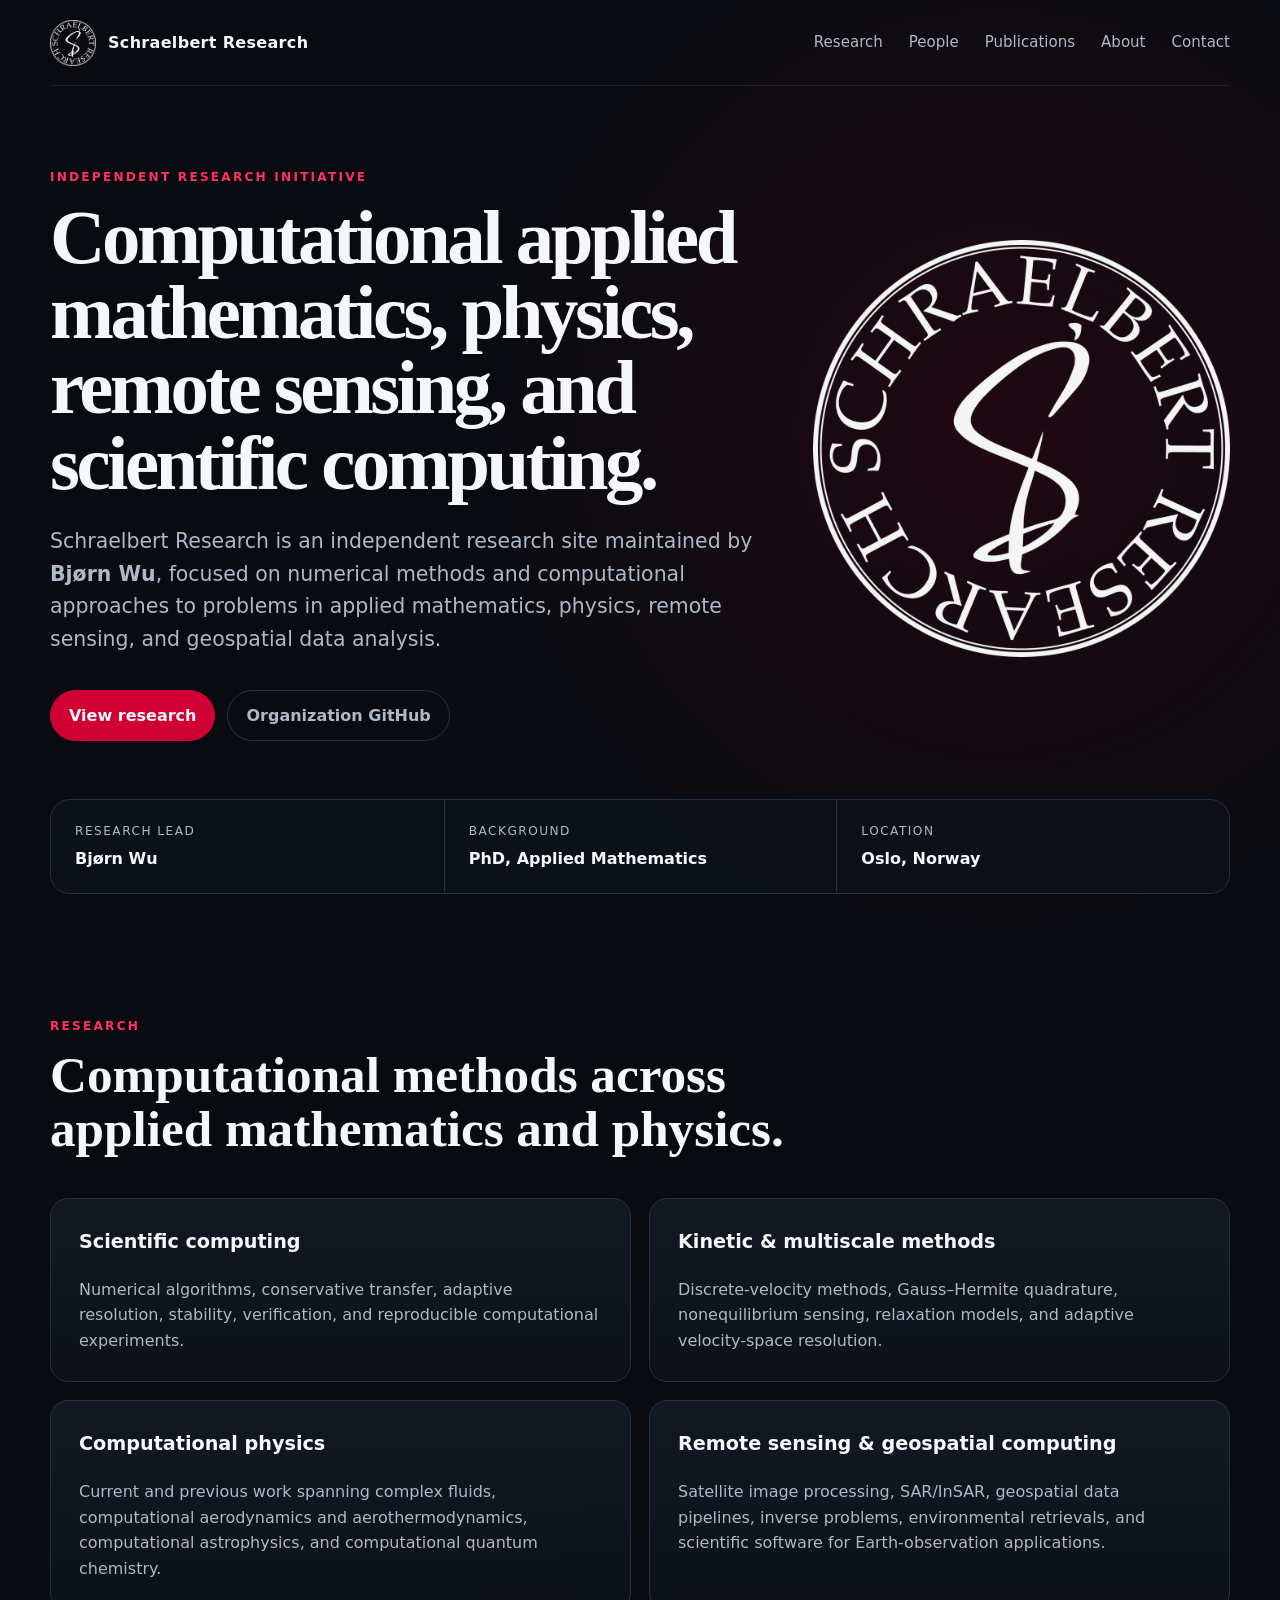
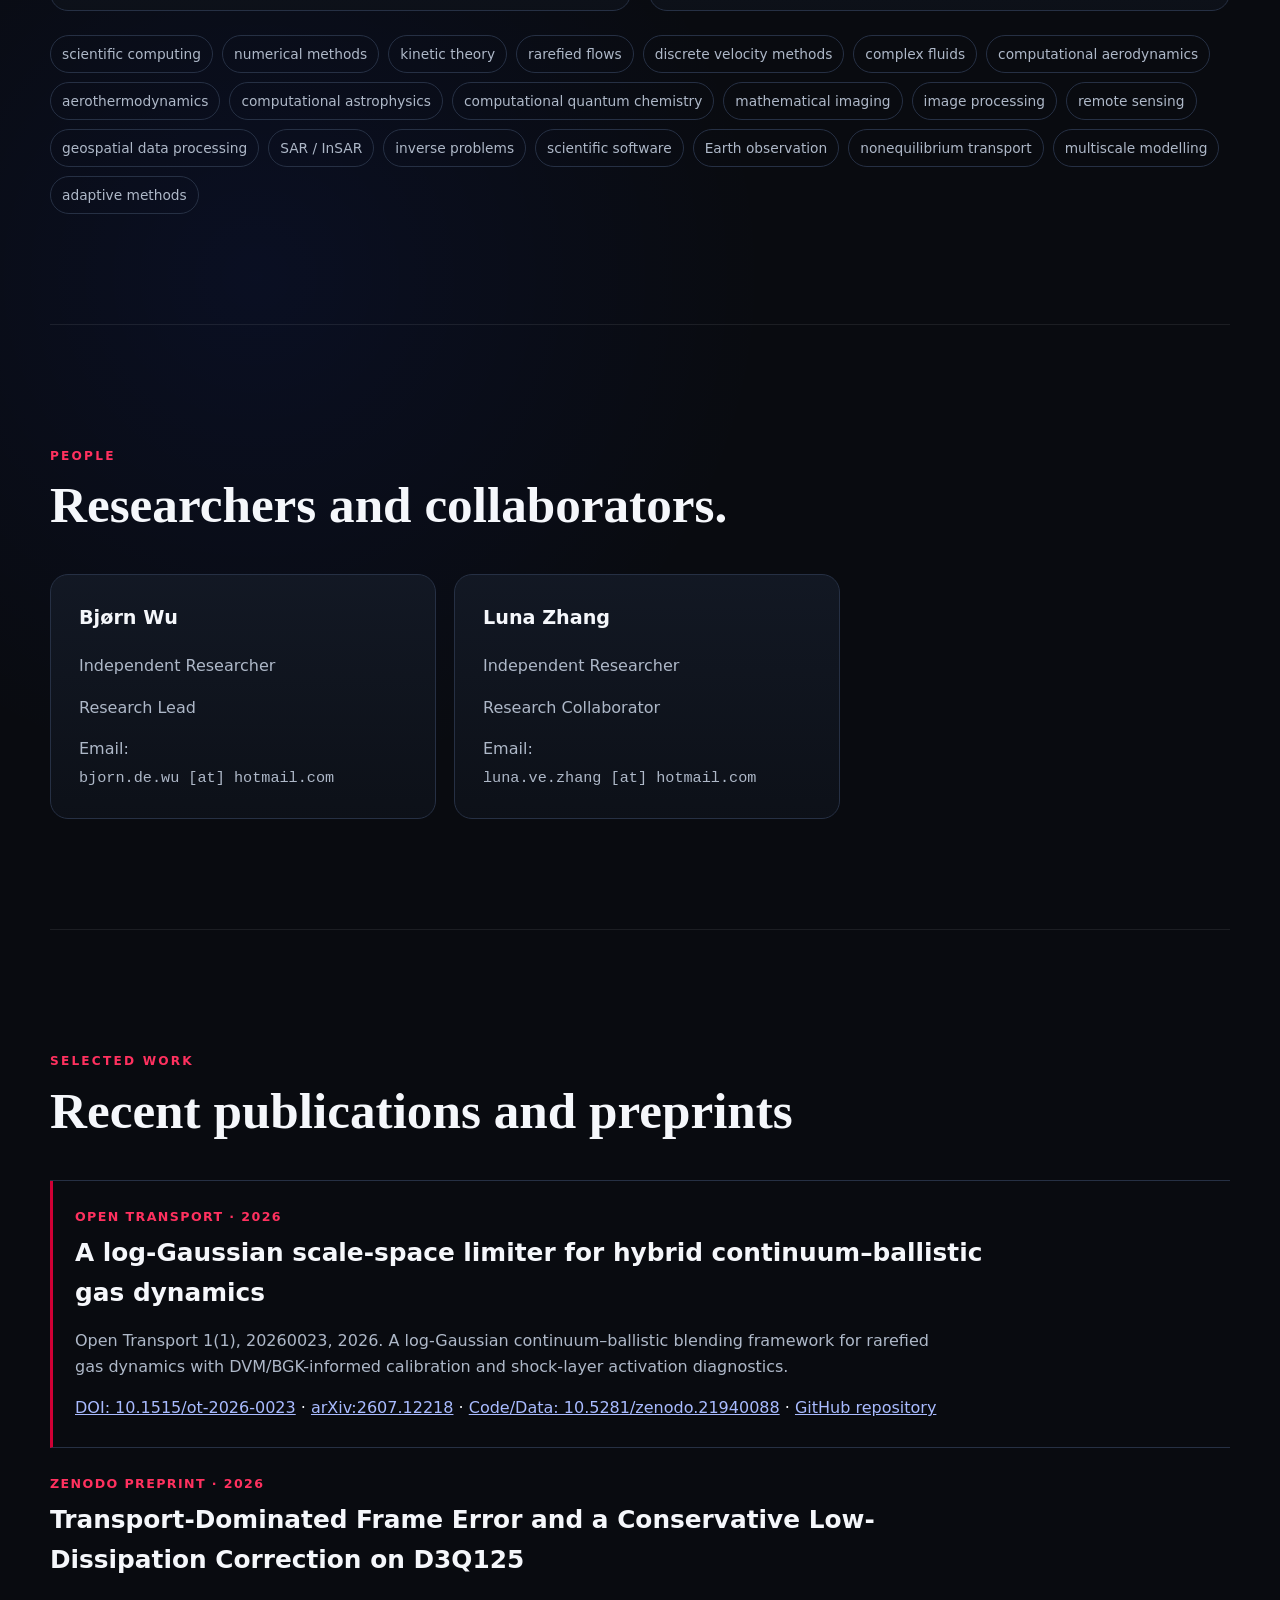
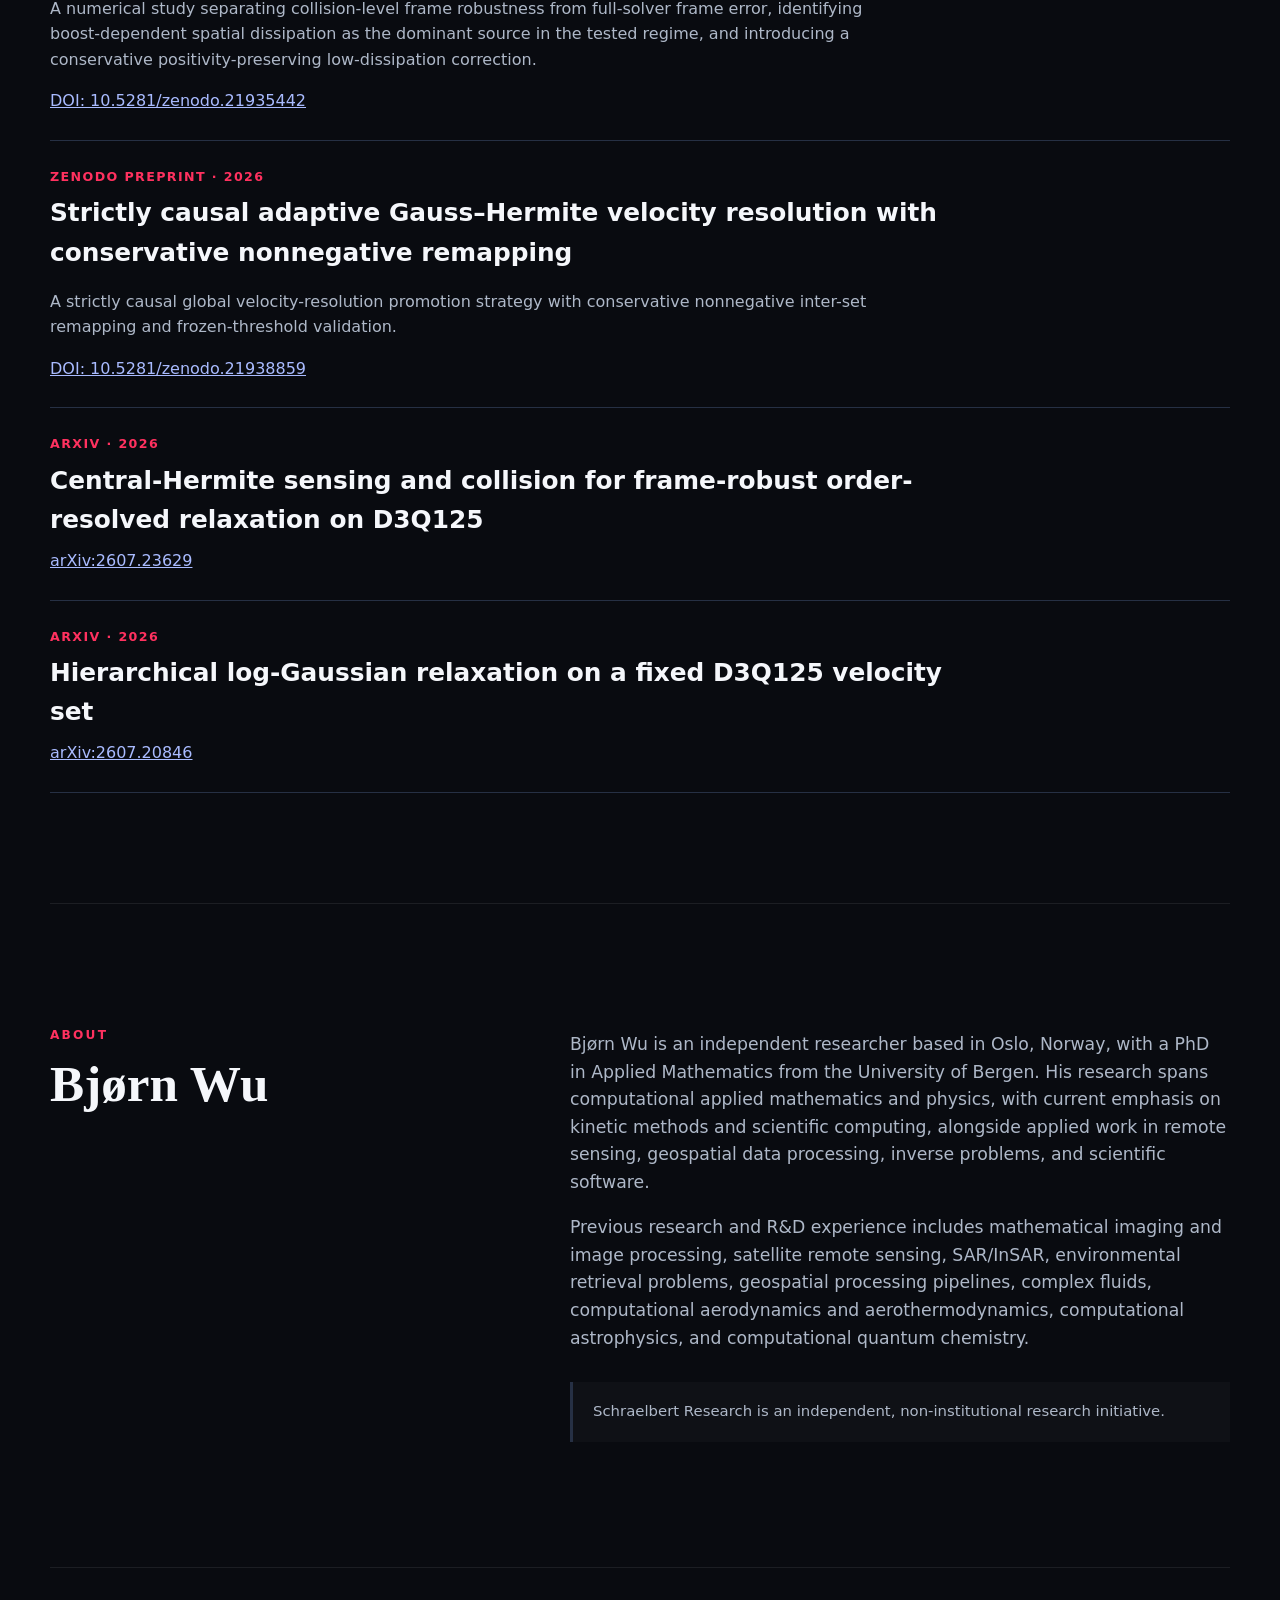
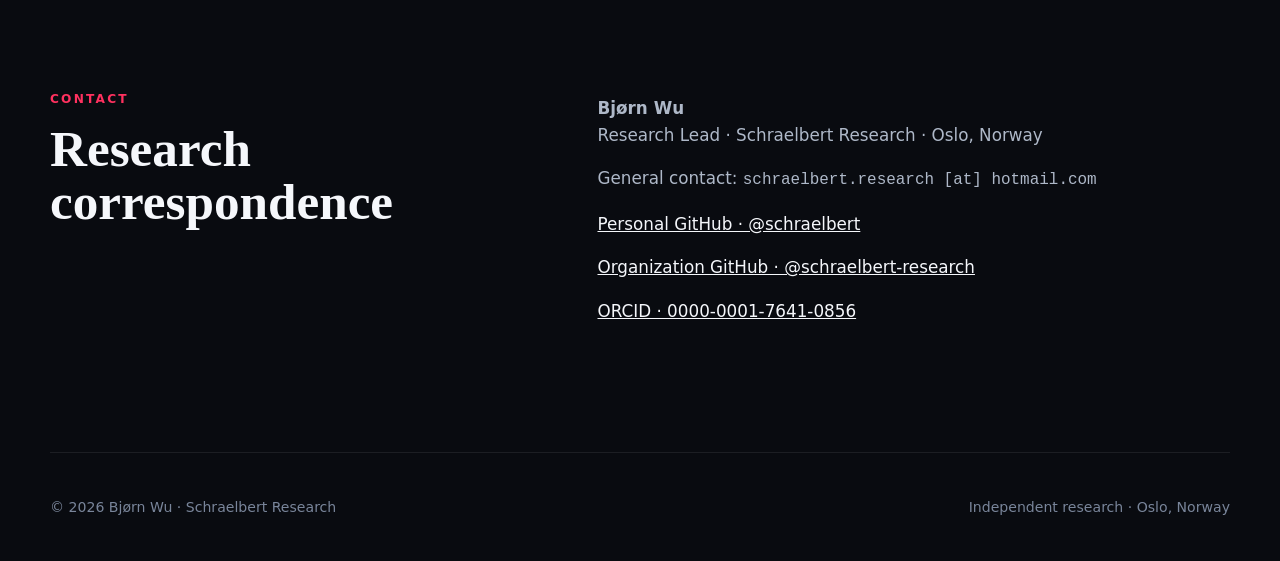
<file: index.html>
<!doctype html>
<html lang="en">
<head>
  <meta charset="utf-8" />
  <meta name="viewport" content="width=device-width, initial-scale=1" />
  <meta name="description" content="Schraelbert Research is an independent research initiative led by Bjørn Wu, focused on computational applied mathematics, physics, scientific computing, remote sensing, geospatial data processing, and inverse problems." />
  <meta name="author" content="Bjørn Wu" />
  <meta name="robots" content="index, follow, max-image-preview:large, max-snippet:-1, max-video-preview:-1" />
  <meta name="theme-color" content="#090b10" />
  <title>Schraelbert Research — Bjørn Wu</title>
  <link rel="canonical" href="https://schraelbert.github.io/" />
  <link rel="icon" type="image/png" href="assets/logo-red.png" />
  <meta property="og:type" content="website" />
  <meta property="og:site_name" content="Schraelbert Research" />
  <meta property="og:title" content="Schraelbert Research — Bjørn Wu" />
  <meta property="og:description" content="Independent research in computational applied mathematics, physics, scientific computing, remote sensing, geospatial data processing, and inverse problems." />
  <meta property="og:url" content="https://schraelbert.github.io/" />
  <meta property="og:image" content="https://schraelbert.github.io/assets/logo-red.png" />
  <meta property="og:image:alt" content="Schraelbert Research logo" />
  <meta name="twitter:card" content="summary" />
  <meta name="twitter:title" content="Schraelbert Research — Bjørn Wu" />
  <meta name="twitter:description" content="Independent research in computational applied mathematics, physics, scientific computing, remote sensing, geospatial data processing, and inverse problems." />
  <meta name="twitter:image" content="https://schraelbert.github.io/assets/logo-red.png" />
  <script type="application/ld+json">
  {
    "@context": "https://schema.org",
    "@graph": [
      {
        "@type": "WebSite",
        "@id": "https://schraelbert.github.io/#website",
        "url": "https://schraelbert.github.io/",
        "name": "Schraelbert Research",
        "description": "Independent research in computational applied mathematics, physics, scientific computing, remote sensing, geospatial data processing, and inverse problems.",
        "publisher": {
          "@id": "https://schraelbert.github.io/#organization"
        }
      },
      {
        "@type": "Person",
        "@id": "https://schraelbert.github.io/#bjorn-wu",
        "name": "Bjørn Wu",
        "url": "https://schraelbert.github.io/",
        "jobTitle": "Independent Researcher",
        "description": "Independent researcher in computational applied mathematics, physics, scientific computing, remote sensing, geospatial data processing, and inverse problems.",
        "address": {
          "@type": "PostalAddress",
          "addressLocality": "Oslo",
          "addressCountry": "NO"
        },
        "affiliation": {
          "@id": "https://schraelbert.github.io/#organization"
        },
        "sameAs": [
          "https://github.com/schraelbert",
          "https://orcid.org/0000-0001-7641-0856"
        ]
      },
      {
        "@type": "Organization",
        "@id": "https://schraelbert.github.io/#organization",
        "name": "Schraelbert Research",
        "url": "https://schraelbert.github.io/",
        "description": "Independent, non-institutional research initiative in computational applied mathematics, physics, scientific computing, remote sensing, geospatial data processing, and inverse problems.",
        "founder": {
          "@id": "https://schraelbert.github.io/#bjorn-wu"
        },
        "sameAs": [
          "https://github.com/schraelbert-research"
        ]
      }
    ]
  }
  </script>
  <link rel="stylesheet" href="styles.css" />
</head>
<body>
  <div class="page-shell">
    <header class="site-header">
      <a class="brand" href="#top" aria-label="Schraelbert Research home">
        <img src="assets/logo-white.png" alt="Schraelbert Research seal" />
        <span>Schraelbert Research</span>
      </a>
      <nav aria-label="Primary navigation">
        <a href="#research">Research</a>
        <a href="#people">People</a>
        <a href="#publications">Publications</a>
        <a href="#about">About</a>
        <a href="#contact">Contact</a>
      </nav>
    </header>

    <main id="top">
      <section class="hero">
        <div class="hero-copy">
          <p class="eyebrow">Independent research initiative</p>
          <h1>Computational applied mathematics, physics, remote sensing, and scientific computing.</h1>
          <p class="lede">
            Schraelbert Research is an independent research site maintained by <strong>Bjørn Wu</strong>,
            focused on numerical methods and computational approaches to
            problems in applied mathematics, physics, remote sensing, and geospatial data analysis.
          </p>
          <div class="hero-actions">
            <a class="button primary" href="#publications">View research</a>
            <a class="button secondary" href="https://github.com/schraelbert-research">Organization GitHub</a>
          </div>
        </div>
        <div class="hero-mark" aria-hidden="true">
          <img src="assets/logo-white-large.png" alt="" />
        </div>
      </section>

      <section class="stats" aria-label="Research profile">
        <div><span class="stat-label">Research Lead</span><strong>Bjørn Wu</strong></div>
        <div><span class="stat-label">Background</span><strong>PhD, Applied Mathematics</strong></div>
        <div><span class="stat-label">Location</span><strong>Oslo, Norway</strong></div>
      </section>

      <section id="research" class="section">
        <div class="section-heading">
          <p class="eyebrow">Research</p>
          <h2>Computational methods across applied mathematics and physics.</h2>
        </div>
        <div class="grid four">
          <article class="card">
            <h3>Scientific computing</h3>
            <p>Numerical algorithms, conservative transfer, adaptive resolution, stability, verification, and reproducible computational experiments.</p>
          </article>
          <article class="card">
            <h3>Kinetic & multiscale methods</h3>
            <p>Discrete-velocity methods, Gauss–Hermite quadrature, nonequilibrium sensing, relaxation models, and adaptive velocity-space resolution.</p>
          </article>
          <article class="card">
            <h3>Computational physics</h3>
            <p>Current and previous work spanning complex fluids, computational aerodynamics and aerothermodynamics, computational astrophysics, and computational quantum chemistry.</p>
          </article>
          <article class="card">
            <h3>Remote sensing & geospatial computing</h3>
            <p>Satellite image processing, SAR/InSAR, geospatial data pipelines, inverse problems, environmental retrievals, and scientific software for Earth-observation applications.</p>
          </article>
        </div>
        <div class="topic-list" aria-label="Research topics">
          <span>scientific computing</span><span>numerical methods</span><span>kinetic theory</span>
          <span>rarefied flows</span><span>discrete velocity methods</span><span>complex fluids</span>
          <span>computational aerodynamics</span><span>aerothermodynamics</span><span>computational astrophysics</span>
          <span>computational quantum chemistry</span><span>mathematical imaging</span><span>image processing</span>
          <span>remote sensing</span><span>geospatial data processing</span><span>SAR / InSAR</span>
          <span>inverse problems</span><span>scientific software</span><span>Earth observation</span>
          <span>nonequilibrium transport</span><span>multiscale modelling</span><span>adaptive methods</span>
        </div>
      </section>

      <section id="people" class="section">
        <div class="section-heading">
          <p class="eyebrow">People</p>
          <h2>Researchers and collaborators.</h2>
        </div>
        <div class="grid two">
          <article class="card">
            <h3>Bjørn Wu</h3>
            <p>Independent Researcher</p>
            <p>Research Lead</p>
            <p>Email:<br /><span class="mono">bjorn.de.wu [at] hotmail.com</span></p>
          </article>
          <article class="card">
            <h3>Luna Zhang</h3>
            <p>Independent Researcher</p>
            <p>Research Collaborator</p>
            <p>Email:<br /><span class="mono">luna.ve.zhang [at] hotmail.com</span></p>
          </article>
        </div>
      </section>

      <section id="publications" class="section">
        <div class="section-heading">
          <p class="eyebrow">Selected work</p>
          <h2>Recent publications and preprints</h2>
        </div>
        <div class="publication-list">
          <article class="publication featured">
            <div class="pub-meta">Open Transport · 2026</div>
            <h3>A log-Gaussian scale-space limiter for hybrid continuum–ballistic gas dynamics</h3>
            <p>Open Transport 1(1), 20260023, 2026. A log-Gaussian continuum–ballistic blending framework for rarefied gas dynamics with DVM/BGK-informed calibration and shock-layer activation diagnostics.</p>
            <a href="https://doi.org/10.1515/ot-2026-0023">DOI: 10.1515/ot-2026-0023</a>
            <span> · </span>
            <a href="https://arxiv.org/abs/2607.12218">arXiv:2607.12218</a>
            <span> · </span>
            <a href="https://doi.org/10.5281/zenodo.21940088">Code/Data: 10.5281/zenodo.21940088</a>
            <span> · </span>
            <a href="https://github.com/schraelbert/log-gaussian-limiter">GitHub repository</a>
          </article>

          <article class="publication">
            <div class="pub-meta">Zenodo Preprint · 2026</div>
            <h3>Transport-Dominated Frame Error and a Conservative Low-Dissipation Correction on D3Q125</h3>
            <p>A numerical study separating collision-level frame robustness from full-solver frame error, identifying boost-dependent spatial dissipation as the dominant source in the tested regime, and introducing a conservative positivity-preserving low-dissipation correction.</p>
            <a href="https://doi.org/10.5281/zenodo.21935442">DOI: 10.5281/zenodo.21935442</a>
          </article>

          <article class="publication">
            <div class="pub-meta">Zenodo Preprint · 2026</div>
            <h3>Strictly causal adaptive Gauss–Hermite velocity resolution with conservative nonnegative remapping</h3>
            <p>A strictly causal global velocity-resolution promotion strategy with conservative nonnegative inter-set remapping and frozen-threshold validation.</p>
            <a href="https://doi.org/10.5281/zenodo.21938859">DOI: 10.5281/zenodo.21938859</a>
          </article>

          <article class="publication">
            <div class="pub-meta">arXiv · 2026</div>
            <h3>Central-Hermite sensing and collision for frame-robust order-resolved relaxation on D3Q125</h3>
            <a href="https://arxiv.org/abs/2607.23629">arXiv:2607.23629</a>
          </article>

          <article class="publication">
            <div class="pub-meta">arXiv · 2026</div>
            <h3>Hierarchical log-Gaussian relaxation on a fixed D3Q125 velocity set</h3>
            <a href="https://arxiv.org/abs/2607.20846">arXiv:2607.20846</a>
          </article>
        </div>
      </section>

      <section id="about" class="section split">
        <div>
          <p class="eyebrow">About</p>
          <h2>Bjørn Wu</h2>
        </div>
        <div class="prose">
          <p>
            Bjørn Wu is an independent researcher based in Oslo, Norway, with a PhD in Applied Mathematics from the University of Bergen.
            His research spans computational applied mathematics and physics, with current emphasis on kinetic methods and scientific computing, alongside applied work in remote sensing, geospatial data processing, inverse problems, and scientific software.
          </p>
          <p>
            Previous research and R&amp;D experience includes mathematical imaging and image processing, satellite remote sensing, SAR/InSAR, environmental retrieval problems, geospatial processing pipelines, complex fluids, computational aerodynamics and aerothermodynamics, computational astrophysics, and computational quantum chemistry.
          </p>
          <p class="disclaimer">
            Schraelbert Research is an independent, non-institutional research initiative.
          </p>
        </div>
      </section>

      <section id="contact" class="section contact">
        <div>
          <p class="eyebrow">Contact</p>
          <h2>Research correspondence</h2>
        </div>
        <div class="contact-links">
          <p><strong>Bjørn Wu</strong><br />Research Lead · Schraelbert Research · Oslo, Norway</p>
          <p>General contact: <span class="mono">schraelbert.research [at] hotmail.com</span></p>
          <p><a href="https://github.com/schraelbert">Personal GitHub · @schraelbert</a></p>
          <p><a href="https://github.com/schraelbert-research">Organization GitHub · @schraelbert-research</a></p>
          <p><a href="https://orcid.org/0000-0001-7641-0856">ORCID · 0000-0001-7641-0856</a></p>
        </div>
      </section>
    </main>

    <footer>
      <span>© 2026 Bjørn Wu · Schraelbert Research</span>
      <span>Independent research · Oslo, Norway</span>
    </footer>
  </div>
</body>
</html>
</file>
<file: styles.css>
:root {
  --bg: #090b10;
  --panel: #0f131b;
  --panel-2: #131925;
  --text: #f5f7fb;
  --muted: #aeb8c8;
  --line: #263044;
  --accent: #d00035;
  --accent-2: #ff315f;
  --max: 1180px;
}
* { box-sizing: border-box; }
html { scroll-behavior: smooth; }
body {
  margin: 0;
  font-family: Inter, ui-sans-serif, system-ui, -apple-system, BlinkMacSystemFont, "Segoe UI", sans-serif;
  background:
    radial-gradient(circle at 78% 8%, rgba(208,0,53,.13), transparent 32rem),
    radial-gradient(circle at 20% 35%, rgba(21,65,255,.08), transparent 32rem),
    var(--bg);
  color: var(--text);
  line-height: 1.6;
}
a { color: inherit; }
.page-shell { width: min(calc(100% - 40px), var(--max)); margin: 0 auto; }
.site-header {
  min-height: 86px;
  display: flex;
  align-items: center;
  justify-content: space-between;
  border-bottom: 1px solid rgba(255,255,255,.08);
}
.brand { display: flex; align-items: center; gap: 12px; font-weight: 700; text-decoration: none; letter-spacing: .02em; }
.brand img { width: 46px; height: 46px; object-fit: contain; }
nav { display: flex; gap: 26px; }
nav a { text-decoration: none; color: var(--muted); font-size: .94rem; }
nav a:hover { color: var(--text); }
.hero {
  min-height: 670px;
  display: grid;
  grid-template-columns: 1.35fr .8fr;
  gap: 60px;
  align-items: center;
  padding: 70px 0 58px;
}
.hero h1 {
  margin: 10px 0 24px;
  font-family: Georgia, "Times New Roman", serif;
  font-size: clamp(3.1rem, 6vw, 6.1rem);
  line-height: .98;
  letter-spacing: -.045em;
  max-width: 880px;
}
.eyebrow { text-transform: uppercase; letter-spacing: .18em; font-size: .76rem; font-weight: 800; color: var(--accent-2); }
.lede { color: var(--muted); font-size: clamp(1.05rem, 1.6vw, 1.35rem); max-width: 760px; }
.hero-actions { display: flex; gap: 12px; margin-top: 34px; }
.button { padding: 12px 18px; border-radius: 999px; text-decoration: none; font-weight: 700; border: 1px solid var(--line); }
.button.primary { background: var(--accent); border-color: var(--accent); }
.button.secondary { color: var(--muted); }
.hero-mark { display: grid; place-items: center; }
.hero-mark img { width: min(100%, 430px); filter: drop-shadow(0 22px 60px rgba(0,0,0,.45)); opacity: .96; }
.stats {
  display: grid;
  grid-template-columns: repeat(3, 1fr);
  border: 1px solid var(--line);
  border-radius: 20px;
  overflow: hidden;
  background: rgba(15,19,27,.72);
}
.stats > div { padding: 22px 24px; }
.stats > div + div { border-left: 1px solid var(--line); }
.stat-label { display: block; font-size: .76rem; text-transform: uppercase; letter-spacing: .12em; color: var(--muted); margin-bottom: 4px; }
.section { padding: 110px 0; border-bottom: 1px solid rgba(255,255,255,.08); }
.section-heading { max-width: 790px; margin-bottom: 42px; }
.section h2 { font-family: Georgia, "Times New Roman", serif; font-size: clamp(2.2rem, 4vw, 4.2rem); line-height: 1.05; margin: 8px 0 0; }
.grid.three { display: grid; grid-template-columns: repeat(3, 1fr); gap: 18px; }
.grid.four { display: grid; grid-template-columns: repeat(2, 1fr); gap: 18px; }
.grid.two { display: grid; grid-template-columns: repeat(2, minmax(0, 1fr)); gap: 18px; max-width: 790px; }
.card { background: linear-gradient(180deg, rgba(19,25,37,.92), rgba(13,17,25,.92)); border: 1px solid var(--line); border-radius: 18px; padding: 28px; }
.card h3 { margin-top: 0; font-size: 1.2rem; }
.card p { color: var(--muted); margin-bottom: 0; }
.card .mono {
  display: inline-block;
  margin-top: 4px;
  word-break: break-word;
}
.topic-list { display: flex; flex-wrap: wrap; gap: 9px; margin-top: 24px; }
.topic-list span { color: var(--muted); border: 1px solid var(--line); border-radius: 999px; padding: 7px 11px; font-size: .86rem; }
.publication-list { border-top: 1px solid var(--line); }
.publication { padding: 26px 0; border-bottom: 1px solid var(--line); }
.publication h3 { margin: 6px 0 8px; font-size: clamp(1.15rem, 2vw, 1.55rem); max-width: 940px; }
.publication p { color: var(--muted); max-width: 860px; }
.publication a { color: #a9bbff; }
.pub-meta { color: var(--accent-2); font-size: .79rem; text-transform: uppercase; letter-spacing: .11em; font-weight: 800; }
.featured { padding-left: 22px; border-left: 3px solid var(--accent); }
.split { display: grid; grid-template-columns: .8fr 1.2fr; gap: 80px; }
.prose { font-size: 1.08rem; color: var(--muted); max-width: 720px; }
.disclaimer { margin-top: 30px; padding: 18px 20px; border-left: 3px solid var(--line); background: rgba(255,255,255,.025); font-size: .93rem; }
.contact { display: grid; grid-template-columns: .85fr 1.15fr; gap: 80px; }
.contact-links { color: var(--muted); font-size: 1.05rem; }
.contact-links a { color: var(--text); }
.mono { font-family: ui-monospace, SFMono-Regular, Menlo, Consolas, monospace; font-size: .95em; }
footer { min-height: 110px; display: flex; align-items: center; justify-content: space-between; gap: 18px; color: #79859a; font-size: .88rem; }
@media (max-width: 840px) {
  .page-shell { width: min(calc(100% - 28px), var(--max)); }
  nav { display: none; }
  .hero { min-height: auto; grid-template-columns: 1fr; padding-top: 58px; }
  .hero-mark { order: -1; justify-content: start; }
  .hero-mark img { width: 160px; }
  .stats, .grid.three, .grid.four, .grid.two, .split, .contact { grid-template-columns: 1fr; }
  .stats > div + div { border-left: 0; border-top: 1px solid var(--line); }
  .section { padding: 78px 0; }
  .split, .contact { gap: 28px; }
  footer { align-items: flex-start; flex-direction: column; justify-content: center; }
}
</file>
